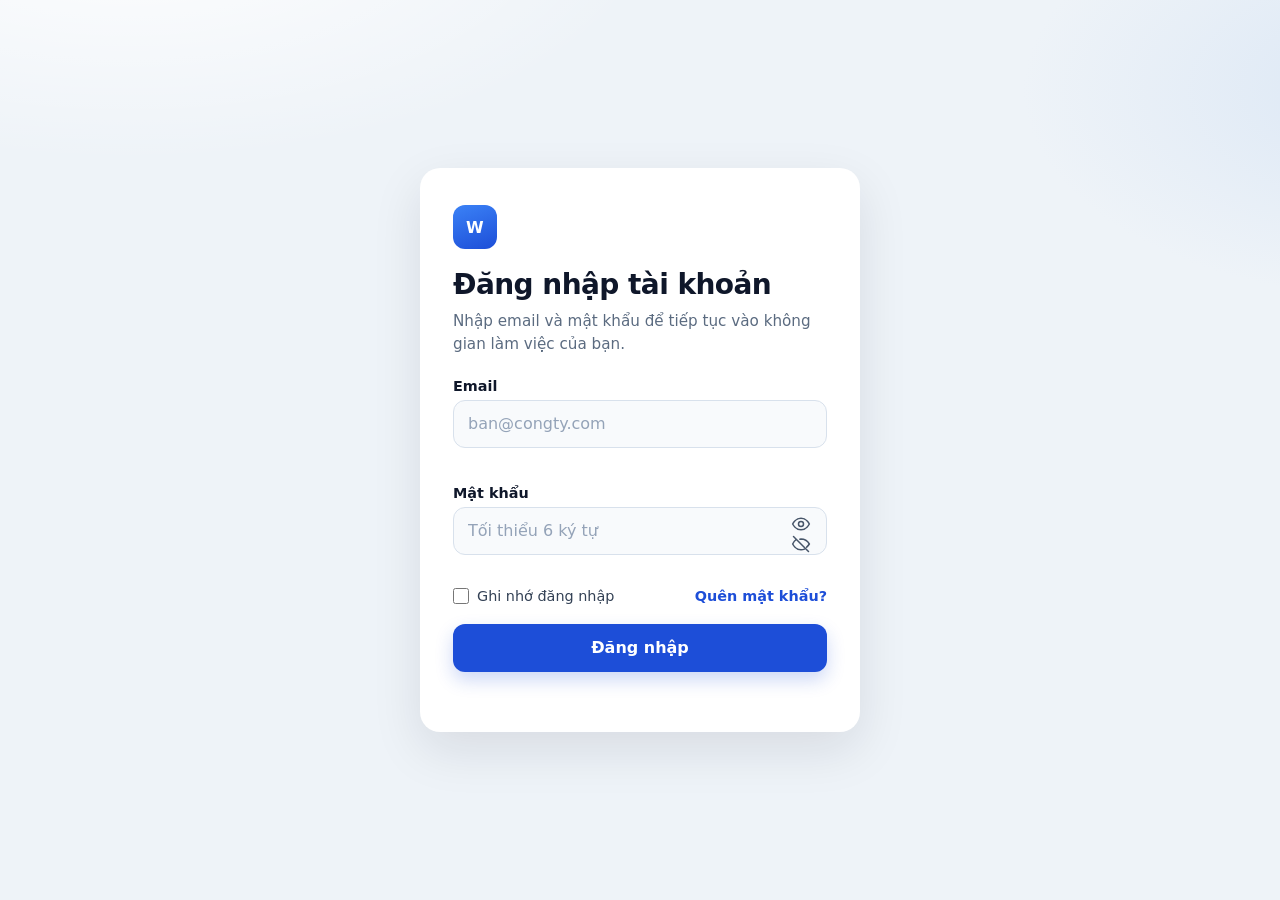
<file: outputs/run_001/project/index.html>
<!DOCTYPE html>
<html lang="vi">
<head>
  <meta charset="UTF-8">
  <meta name="viewport" content="width=device-width, initial-scale=1.0">
  <title>Đăng nhập tài khoản</title>
  <link rel="stylesheet" href="style.css">
</head>
<body>
  <main class="page">
    <section class="card" aria-labelledby="login-title">
      <div class="brand" aria-hidden="true">
        <span class="brand-mark">W</span>
      </div>

      <header class="card-header">
        <h1 id="login-title">Đăng nhập tài khoản</h1>
        <p class="subtitle">Nhập email và mật khẩu để tiếp tục vào không gian làm việc của bạn.</p>
      </header>

      <form id="login-form" class="login-form" novalidate>
        <div class="field">
          <label for="email">Email</label>
          <input
            id="email"
            name="email"
            type="email"
            inputmode="email"
            autocomplete="email"
            placeholder="ban@congty.com"
            required
            aria-describedby="email-error"
            aria-invalid="false"
          >
          <p id="email-error" class="field-error" role="alert"></p>
        </div>

        <div class="field">
          <label for="password">Mật khẩu</label>
          <div class="password-wrap">
            <input
              id="password"
              name="password"
              type="password"
              autocomplete="current-password"
              placeholder="Tối thiểu 6 ký tự"
              required
              minlength="6"
              aria-describedby="password-error"
              aria-invalid="false"
            >
            <button
              type="button"
              id="toggle-password"
              class="toggle-password"
              aria-label="Hiện mật khẩu"
              aria-pressed="false"
              aria-controls="password"
            >
              <svg class="icon-eye" viewBox="0 0 24 24" aria-hidden="true" focusable="false">
                <path d="M2 12s3.5-7 10-7 10 7 10 7-3.5 7-10 7S2 12 2 12Z" fill="none" stroke="currentColor" stroke-width="1.8"/>
                <circle cx="12" cy="12" r="3" fill="none" stroke="currentColor" stroke-width="1.8"/>
              </svg>
              <svg class="icon-eye-off" viewBox="0 0 24 24" aria-hidden="true" focusable="false" hidden>
                <path d="M3 3l18 18" fill="none" stroke="currentColor" stroke-width="1.8" stroke-linecap="round"/>
                <path d="M10.6 6.2A10.7 10.7 0 0 1 12 6c6.5 0 10 6 10 6a18.4 18.4 0 0 1-3.2 3.8M6.1 6.8C3.7 8.4 2 12 2 12s3.5 7 10 7a9.7 9.7 0 0 0 4.2-.9" fill="none" stroke="currentColor" stroke-width="1.8" stroke-linecap="round"/>
              </svg>
            </button>
          </div>
          <p id="password-error" class="field-error" role="alert"></p>
        </div>

        <div class="form-row">
          <label class="remember" for="remember">
            <input id="remember" name="remember" type="checkbox">
            <span>Ghi nhớ đăng nhập</span>
          </label>
          <a class="forgot" href="#quen-mat-khau">Quên mật khẩu?</a>
        </div>

        <button type="submit" class="submit">Đăng nhập</button>
      </form>

      <div id="form-status" class="form-status" role="status" aria-live="polite"></div>

      <div id="success" class="success" hidden>
        <div class="success-icon" aria-hidden="true">
          <svg viewBox="0 0 24 24" focusable="false">
            <circle cx="12" cy="12" r="10" fill="none" stroke="currentColor" stroke-width="1.8"/>
            <path d="M7.5 12.5l3 3 6-6.5" fill="none" stroke="currentColor" stroke-width="1.8" stroke-linecap="round" stroke-linejoin="round"/>
          </svg>
        </div>
        <h2>Đăng nhập thành công</h2>
        <p id="success-message">Bạn đã đăng nhập. Chào mừng bạn quay trở lại.</p>
        <button type="button" id="back-to-form" class="submit submit-secondary">Đăng nhập tài khoản khác</button>
      </div>
    </section>
  </main>
  <script src="script.js"></script>
</body>
</html>
</file>
<file: outputs/run_001/project/style.css>
:root {
  --bg: #eef3f8;
  --bg-accent: #dbe7f5;
  --card: #ffffff;
  --text: #0f172a;
  --muted: #5b6b80;
  --line: #d8e1ec;
  --primary: #1d4ed8;
  --primary-hover: #1e40af;
  --primary-active: #1e3a8a;
  --focus: #2563eb;
  --error: #b42318;
  --error-bg: #fef3f2;
  --success: #047857;
  --success-bg: #ecfdf5;
  --shadow: 0 18px 50px rgba(15, 23, 42, 0.1);
  --radius: 20px;
  font-family: "Segoe UI", system-ui, -apple-system, sans-serif;
}

*,
*::before,
*::after {
  box-sizing: border-box;
}

html,
body {
  margin: 0;
  min-height: 100%;
}

body {
  color: var(--text);
  background:
    radial-gradient(900px 420px at 10% -10%, #ffffff 0%, transparent 60%),
    radial-gradient(700px 380px at 110% 10%, var(--bg-accent) 0%, transparent 55%),
    var(--bg);
}

.page {
  min-height: 100vh;
  min-height: 100dvh;
  display: flex;
  align-items: center;
  justify-content: center;
  padding: 24px 16px;
}

.card {
  width: min(100%, 420px);
  background: var(--card);
  border: 1px solid rgba(255, 255, 255, 0.8);
  border-radius: var(--radius);
  box-shadow: var(--shadow);
  padding: 28px 22px 24px;
}

.brand {
  display: flex;
  margin-bottom: 18px;
}

.brand-mark {
  width: 44px;
  height: 44px;
  display: grid;
  place-items: center;
  border-radius: 12px;
  background: linear-gradient(160deg, #3b82f6, #1d4ed8);
  color: #fff;
  font-weight: 700;
  letter-spacing: 0.02em;
}

.card-header h1 {
  margin: 0 0 8px;
  font-size: 1.55rem;
  line-height: 1.25;
  letter-spacing: -0.02em;
}

.subtitle {
  margin: 0 0 22px;
  color: var(--muted);
  font-size: 0.95rem;
  line-height: 1.5;
}

.login-form {
  display: flex;
  flex-direction: column;
  gap: 16px;
}

.field {
  display: flex;
  flex-direction: column;
  gap: 6px;
}

.field label,
.remember {
  font-size: 0.9rem;
  font-weight: 600;
}

input[type="email"],
input[type="password"],
input[type="text"] {
  width: 100%;
  height: 48px;
  padding: 0 14px;
  border: 1px solid var(--line);
  border-radius: 12px;
  background: #f8fafc;
  color: var(--text);
  font: inherit;
  font-size: 1rem;
  transition: border-color 0.2s ease, box-shadow 0.2s ease, background-color 0.2s ease;
}

input::placeholder {
  color: #94a3b8;
}

input:hover {
  border-color: #b7c6d8;
}

input:focus {
  outline: none;
  background: #fff;
  border-color: var(--focus);
  box-shadow: 0 0 0 4px rgba(37, 99, 235, 0.16);
}

input[aria-invalid="true"] {
  border-color: var(--error);
  background: var(--error-bg);
}

input[aria-invalid="true"]:focus {
  box-shadow: 0 0 0 4px rgba(180, 35, 24, 0.14);
}

.password-wrap {
  position: relative;
}

.password-wrap input {
  padding-right: 52px;
}

.toggle-password {
  position: absolute;
  top: 50%;
  right: 8px;
  transform: translateY(-50%);
  width: 36px;
  height: 36px;
  display: grid;
  place-items: center;
  border: 0;
  border-radius: 8px;
  background: transparent;
  color: #475569;
  cursor: pointer;
}

.toggle-password:hover {
  background: #e8eef6;
  color: var(--text);
}

.toggle-password:focus-visible {
  outline: 2px solid var(--focus);
  outline-offset: 2px;
}

.toggle-password svg {
  width: 20px;
  height: 20px;
}

.field-error {
  min-height: 1.15em;
  margin: 0;
  color: var(--error);
  font-size: 0.82rem;
  line-height: 1.35;
}

.form-row {
  display: flex;
  align-items: center;
  justify-content: space-between;
  gap: 12px;
  margin-top: -4px;
}

.remember {
  display: inline-flex;
  align-items: center;
  gap: 8px;
  font-weight: 500;
  color: #334155;
  cursor: pointer;
}

.remember input {
  width: 16px;
  height: 16px;
  margin: 0;
  accent-color: var(--primary);
}

.forgot {
  color: var(--primary);
  font-size: 0.9rem;
  font-weight: 600;
  text-decoration: none;
  white-space: nowrap;
}

.forgot:hover {
  text-decoration: underline;
}

.forgot:focus-visible {
  outline: 2px solid var(--focus);
  outline-offset: 3px;
  border-radius: 4px;
}

.submit {
  height: 48px;
  margin-top: 4px;
  border: 0;
  border-radius: 12px;
  background: var(--primary);
  color: #fff;
  font: inherit;
  font-size: 1rem;
  font-weight: 650;
  cursor: pointer;
  transition: background-color 0.2s ease, transform 0.2s ease, box-shadow 0.2s ease;
  box-shadow: 0 8px 18px rgba(29, 78, 216, 0.22);
}

.submit:hover {
  background: var(--primary-hover);
  transform: translateY(-1px);
  box-shadow: 0 12px 22px rgba(29, 78, 216, 0.28);
}

.submit:active {
  background: var(--primary-active);
  transform: translateY(0);
}

.submit:focus-visible {
  outline: 2px solid var(--focus);
  outline-offset: 3px;
}

.submit-secondary {
  background: #0f172a;
  box-shadow: none;
}

.submit-secondary:hover {
  background: #1e293b;
}

.form-status {
  margin-top: 12px;
  min-height: 1.2em;
  color: var(--muted);
  font-size: 0.88rem;
}

.success {
  text-align: center;
  padding: 8px 4px 4px;
}

.success[hidden],
.login-form[hidden] {
  display: none;
}

.success-icon {
  width: 56px;
  height: 56px;
  margin: 0 auto 12px;
  color: var(--success);
  background: var(--success-bg);
  border-radius: 50%;
  display: grid;
  place-items: center;
}

.success-icon svg {
  width: 32px;
  height: 32px;
}

.success h2 {
  margin: 0 0 8px;
  font-size: 1.35rem;
}

.success p {
  margin: 0 0 20px;
  color: var(--muted);
  line-height: 1.5;
}

@media (min-width: 768px) {
  .page {
    padding: 40px 32px;
  }

  .card {
    width: min(100%, 440px);
    padding: 36px 32px 30px;
  }

  .card-header h1 {
    font-size: 1.75rem;
  }
}

@media (min-width: 1440px) {
  .card {
    width: 460px;
    padding: 40px 36px 32px;
  }

  .card-header h1 {
    font-size: 1.9rem;
  }
}

@media (max-width: 374px) {
  .form-row {
    flex-direction: column;
    align-items: flex-start;
  }
}
</file>
